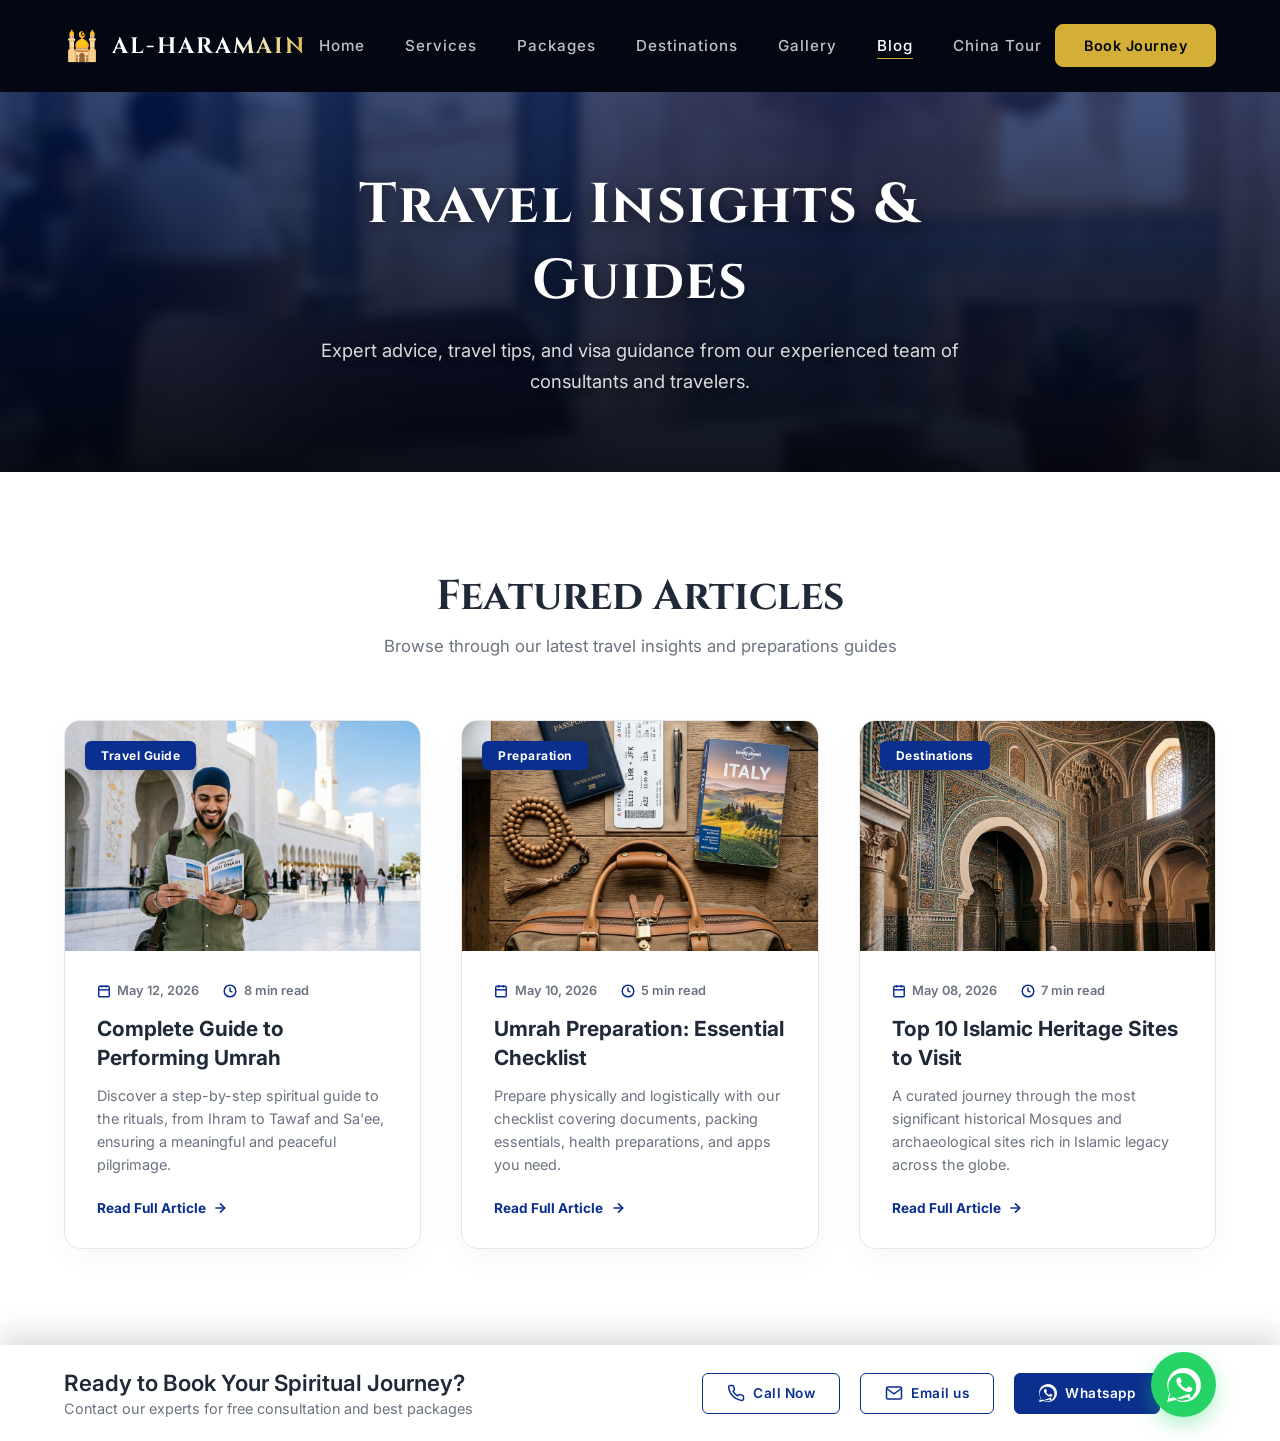
<file: blog.html>
<!DOCTYPE html>
<html lang="en">
<head>
  <meta charset="UTF-8">
  <meta name="viewport" content="width=device-width, initial-scale=1.0">
  <title>Travel Insights & Guides Blog | Al-Haramain</title>
  <meta name="description" content="Expert advice, travel tips, and visa guidance from our experienced team of consultants and travelers.">
  <!-- Google Fonts -->
  <link rel="preconnect" href="https://fonts.googleapis.com">
  <link rel="preconnect" href="https://fonts.gstatic.com" crossorigin>
  <link href="https://fonts.googleapis.com/css2?family=Cinzel:wght@400;600;700&family=Inter:wght@300;400;500;600&display=swap" rel="stylesheet">
  <!-- Custom Stylesheet -->
  <link rel="stylesheet" href="assets/css/styles.css?v=3">
</head>
<body>

  <!-- ========================================== -->
  <!--               MAIN CONTENT                 -->
  <!-- ========================================== -->
  <div id="main-content" class="hidden">
    
    <!-- Navigation Header -->
    <header class="main-header animate-fade-in">
      <div class="logo">
        <span class="logo-icon">🕌</span>
        <span class="logo-text">AL-HARAMAIN</span>
      </div>
      <nav class="nav-menu">
        <a href="index.html">Home</a>
        <a href="services.html">Services</a>
        <a href="packages.html">Packages</a>
        <a href="destinations.html">Destinations</a>
        <a href="gallery.html">Gallery</a>
        <a href="blog.html" class="active">Blog</a>
        <a href="china-tour.html">China Tour</a>
      </nav>
      <div class="header-cta">
        <a href="packages.html" class="btn btn-primary-gold">Book Journey</a>
      </div>
    </header>

    <!-- Blog Header Banner -->
    <section class="page-banner-section animate-slide-up-1">
      <div class="banner-bg-wrapper">
        <img src="assets/images/blog-bg.jpg" alt="Blog Background" class="banner-bg-image" onerror="this.src='assets/images/food planting.jpg'">
        <div class="banner-bg-overlay"></div>
      </div>
      <div class="banner-content">
        <h1 class="banner-title">Travel Insights & Guides</h1>
        <p class="banner-description">Expert advice, travel tips, and visa guidance from our experienced team of consultants and travelers.</p>
      </div>
    </section>

    <!-- Blog Grid Section -->
    <section class="blog-grid-section">
      <div class="blog-container">
        
        <div class="destinations-header-block animate-slide-up-2">
          <h2 class="destinations-main-title">Featured Articles</h2>
          <p class="destinations-subtitle">Browse through our latest travel insights and preparations guides</p>
        </div>

        <div class="blog-grid">
          
          <!-- Card 1 -->
          <div class="blog-card animate-slide-up-3">
            <div class="blog-image-wrapper">
              <img src="assets/images/blog-guide.jpg" alt="Umrah Pilgrims Guide" class="blog-image" onerror="this.src='assets/images/food planting.jpg'">
              <span class="blog-category-badge">Travel Guide</span>
            </div>
            <div class="blog-card-content">
              <div class="blog-meta">
                <div class="blog-meta-item">
                  <svg class="blog-meta-icon" viewBox="0 0 24 24" fill="none" stroke="currentColor" stroke-width="2.5">
                    <rect x="3" y="4" width="18" height="18" rx="2" ry="2"></rect>
                    <line x1="16" y1="2" x2="16" y2="6"></line>
                    <line x1="8" y1="2" x2="8" y2="6"></line>
                    <line x1="3" y1="10" x2="21" y2="10"></line>
                  </svg>
                  May 12, 2026
                </div>
                <div class="blog-meta-item">
                  <svg class="blog-meta-icon" viewBox="0 0 24 24" fill="none" stroke="currentColor" stroke-width="2.5">
                    <circle cx="12" cy="12" r="10"></circle>
                    <polyline points="12 6 12 12 16 14"></polyline>
                  </svg>
                  8 min read
                </div>
              </div>
              <h3 class="blog-title">Complete Guide to Performing Umrah</h3>
              <p class="blog-excerpt">Discover a step-by-step spiritual guide to the rituals, from Ihram to Tawaf and Sa'ee, ensuring a meaningful and peaceful pilgrimage.</p>
              <a href="#" class="blog-readmore">
                Read Full Article
                <svg viewBox="0 0 24 24" fill="none" stroke="currentColor" stroke-width="2.5">
                  <line x1="5" y1="12" x2="19" y2="12"></line>
                  <polyline points="12 5 19 12 12 19"></polyline>
                </svg>
              </a>
            </div>
          </div>

          <!-- Card 2 -->
          <div class="blog-card animate-slide-up-4">
            <div class="blog-image-wrapper">
              <img src="assets/images/blog-prep.jpg" alt="Umrah Preparation Checklist" class="blog-image" onerror="this.src='assets/images/food planting.jpg'">
              <span class="blog-category-badge">Preparation</span>
            </div>
            <div class="blog-card-content">
              <div class="blog-meta">
                <div class="blog-meta-item">
                  <svg class="blog-meta-icon" viewBox="0 0 24 24" fill="none" stroke="currentColor" stroke-width="2.5">
                    <rect x="3" y="4" width="18" height="18" rx="2" ry="2"></rect>
                    <line x1="16" y1="2" x2="16" y2="6"></line>
                    <line x1="8" y1="2" x2="8" y2="6"></line>
                    <line x1="3" y1="10" x2="21" y2="10"></line>
                  </svg>
                  May 10, 2026
                </div>
                <div class="blog-meta-item">
                  <svg class="blog-meta-icon" viewBox="0 0 24 24" fill="none" stroke="currentColor" stroke-width="2.5">
                    <circle cx="12" cy="12" r="10"></circle>
                    <polyline points="12 6 12 12 16 14"></polyline>
                  </svg>
                  5 min read
                </div>
              </div>
              <h3 class="blog-title">Umrah Preparation: Essential Checklist</h3>
              <p class="blog-excerpt">Prepare physically and logistically with our checklist covering documents, packing essentials, health preparations, and apps you need.</p>
              <a href="#" class="blog-readmore">
                Read Full Article
                <svg viewBox="0 0 24 24" fill="none" stroke="currentColor" stroke-width="2.5">
                  <line x1="5" y1="12" x2="19" y2="12"></line>
                  <polyline points="12 5 19 12 12 19"></polyline>
                </svg>
              </a>
            </div>
          </div>

          <!-- Card 3 -->
          <div class="blog-card animate-slide-up-5">
            <div class="blog-image-wrapper">
              <img src="assets/images/blog-heritage.jpg" alt="Islamic Heritage Dome interior" class="blog-image" onerror="this.src='assets/images/food planting.jpg'">
              <span class="blog-category-badge">Destinations</span>
            </div>
            <div class="blog-card-content">
              <div class="blog-meta">
                <div class="blog-meta-item">
                  <svg class="blog-meta-icon" viewBox="0 0 24 24" fill="none" stroke="currentColor" stroke-width="2.5">
                    <rect x="3" y="4" width="18" height="18" rx="2" ry="2"></rect>
                    <line x1="16" y1="2" x2="16" y2="6"></line>
                    <line x1="8" y1="2" x2="8" y2="6"></line>
                    <line x1="3" y1="10" x2="21" y2="10"></line>
                  </svg>
                  May 08, 2026
                </div>
                <div class="blog-meta-item">
                  <svg class="blog-meta-icon" viewBox="0 0 24 24" fill="none" stroke="currentColor" stroke-width="2.5">
                    <circle cx="12" cy="12" r="10"></circle>
                    <polyline points="12 6 12 12 16 14"></polyline>
                  </svg>
                  7 min read
                </div>
              </div>
              <h3 class="blog-title">Top 10 Islamic Heritage Sites to Visit</h3>
              <p class="blog-excerpt">A curated journey through the most significant historical Mosques and archaeological sites rich in Islamic legacy across the globe.</p>
              <a href="#" class="blog-readmore">
                Read Full Article
                <svg viewBox="0 0 24 24" fill="none" stroke="currentColor" stroke-width="2.5">
                  <line x1="5" y1="12" x2="19" y2="12"></line>
                  <polyline points="12 5 19 12 12 19"></polyline>
                </svg>
              </a>
            </div>
          </div>

        </div>
      </div>
    </section>

    <!-- Bottom Action Bar -->
    <footer class="bottom-action-bar animate-slide-up-5" style="border-radius: 0;">
      <div class="bottom-bar-container">
        <div class="booking-text">
          <h2>Ready to Book Your Spiritual Journey?</h2>
          <p>Contact our experts for free consultation and best packages</p>
        </div>
        <div class="booking-actions">
          <a href="tel:+123456789" class="btn btn-outline-light">
            <svg class="btn-icon" viewBox="0 0 24 24" fill="none" stroke="currentColor" stroke-width="2">
              <path d="M22 16.92v3a2 2 0 0 1-2.18 2 19.79 19.79 0 0 1-8.63-3.07 19.5 19.5 0 0 1-6-6 19.79 19.79 0 0 1-3.07-8.67A2 2 0 0 1 4.11 2h3a2 2 0 0 1 2 1.72 12.84 12.84 0 0 0 .7 2.81 2 2 0 0 1-.45 2.11L8.09 9.91a16 16 0 0 0 6 6l1.27-1.27a2 2 0 0 1 2.11-.45 12.84 12.84 0 0 0 2.81.7A2 2 0 0 1 22 16.92z"/>
            </svg>
            Call Now
          </a>
          <a href="mailto:info@alharamain.com" class="btn btn-outline-light">
            <svg class="btn-icon" viewBox="0 0 24 24" fill="none" stroke="currentColor" stroke-width="2">
              <path d="M4 4h16c1.1 0 2 .9 2 2v12c0 1.1-.9 2-2 2H4c-1.1 0-2-.9-2-2V6c0-1.1.9-2 2-2z"/>
              <polyline points="22,6 12,13 2,6"/>
            </svg>
            Email us
          </a>
          <a href="https://wa.me/1234567890" target="_blank" class="btn btn-whatsapp-solid">
            <svg class="btn-icon" viewBox="0 0 24 24" fill="currentColor">
              <path d="M.057 24l1.687-6.163c-1.041-1.804-1.588-3.849-1.587-5.946C.06 5.348 5.397.01 12.008.01c3.202.001 6.212 1.246 8.477 3.514 2.266 2.268 3.507 5.28 3.505 8.484-.004 6.657-5.34 11.997-11.953 11.997-2.005-.001-3.973-.502-5.724-1.458L0 24zm5.835-2.295c1.644.976 3.256 1.486 4.887 1.487 5.422.003 9.822-4.394 9.825-9.813.002-2.624-1.011-5.09-2.855-6.937C15.86 4.6 13.393 3.59 10.77 3.59c-5.429 0-9.832 4.399-9.835 9.819-.001 1.77.475 3.428 1.378 4.908L1.332 21.5l3.414-.895c1.4.764 2.802 1.1 4.3 1.1s2.9-.3 4.3-1.1l3.4.9-.9-3.4zm11.391-7.713c-.276-.139-1.637-.808-1.89-.9-.253-.093-.437-.139-.621.139-.184.277-.713.9-.874 1.085-.161.184-.322.208-.598.069-.276-.139-1.168-.43-2.223-1.372-.821-.733-1.375-1.638-1.536-1.915-.161-.277-.017-.427.121-.565.124-.124.276-.322.414-.484.139-.161.185-.277.276-.462.093-.185.047-.347-.023-.485-.069-.139-.621-1.498-.851-2.053-.224-.54-.449-.467-.621-.476-.161-.008-.346-.01-.53-.01-.184 0-.484.069-.737.347-.253.277-.966.944-.966 2.3 0 1.357.99 2.67 1.128 2.855.139.184 1.95 2.977 4.723 4.175.66.284 1.176.454 1.579.582.664.211 1.269.182 1.748.11.534-.08 1.637-.67 1.868-1.285.23-.615.23-1.144.161-1.255-.07-.111-.253-.208-.529-.347z"/>
            </svg>
            Whatsapp
          </a>
        </div>
      </div>
    </footer>

    <!-- Floating WhatsApp Button -->
    <a href="https://wa.me/1234567890" target="_blank" class="floating-whatsapp" aria-label="Chat with us on WhatsApp">
      <svg viewBox="0 0 24 24" fill="currentColor">
        <path d="M.057 24l1.687-6.163c-1.041-1.804-1.588-3.849-1.587-5.946C.06 5.348 5.397.01 12.008.01c3.202.001 6.212 1.246 8.477 3.514 2.266 2.268 3.507 5.28 3.505 8.484-.004 6.657-5.34 11.997-11.953 11.997-2.005-.001-3.973-.502-5.724-1.458L0 24zm5.835-2.295c1.644.976 3.256 1.486 4.887 1.487 5.422.003 9.822-4.394 9.825-9.813.002-2.624-1.011-5.09-2.855-6.937C15.86 4.6 13.393 3.59 10.77 3.59c-5.429 0-9.832 4.399-9.835 9.819-.001 1.77.475 3.428 1.378 4.908L1.332 21.5l3.414-.895c1.4.764 2.802 1.1 4.3 1.1s2.9-.3 4.3-1.1l3.4.9-.9-3.4zm11.391-7.713c-.276-.139-1.637-.808-1.89-.9-.253-.093-.437-.139-.621.139-.184.277-.713.9-.874 1.085-.161.184-.322.208-.598.069-.276-.139-1.168-.43-2.223-1.372-.821-.733-1.375-1.638-1.536-1.915-.161-.277-.017-.427.121-.565.124-.124.276-.322.414-.484.139-.161.185-.277.276-.462.093-.185.047-.347-.023-.485-.069-.139-.621-1.498-.851-2.053-.224-.54-.449-.467-.621-.476-.161-.008-.346-.01-.53-.01-.184 0-.484.069-.737.347-.253.277-.966.944-.966 2.3 0 1.357.99 2.67 1.128 2.855.139.184 1.95 2.977 4.723 4.175.66.284 1.176.454 1.579.582.664.211 1.269.182 1.748.11.534-.08 1.637-.67 1.868-1.285.23-.615.23-1.144.161-1.255-.07-.111-.253-.208-.529-.347z"/>
      </svg>
    </a>

  </div>

  <script src="assets/js/app.js"></script>
</body>
</html>
</file>
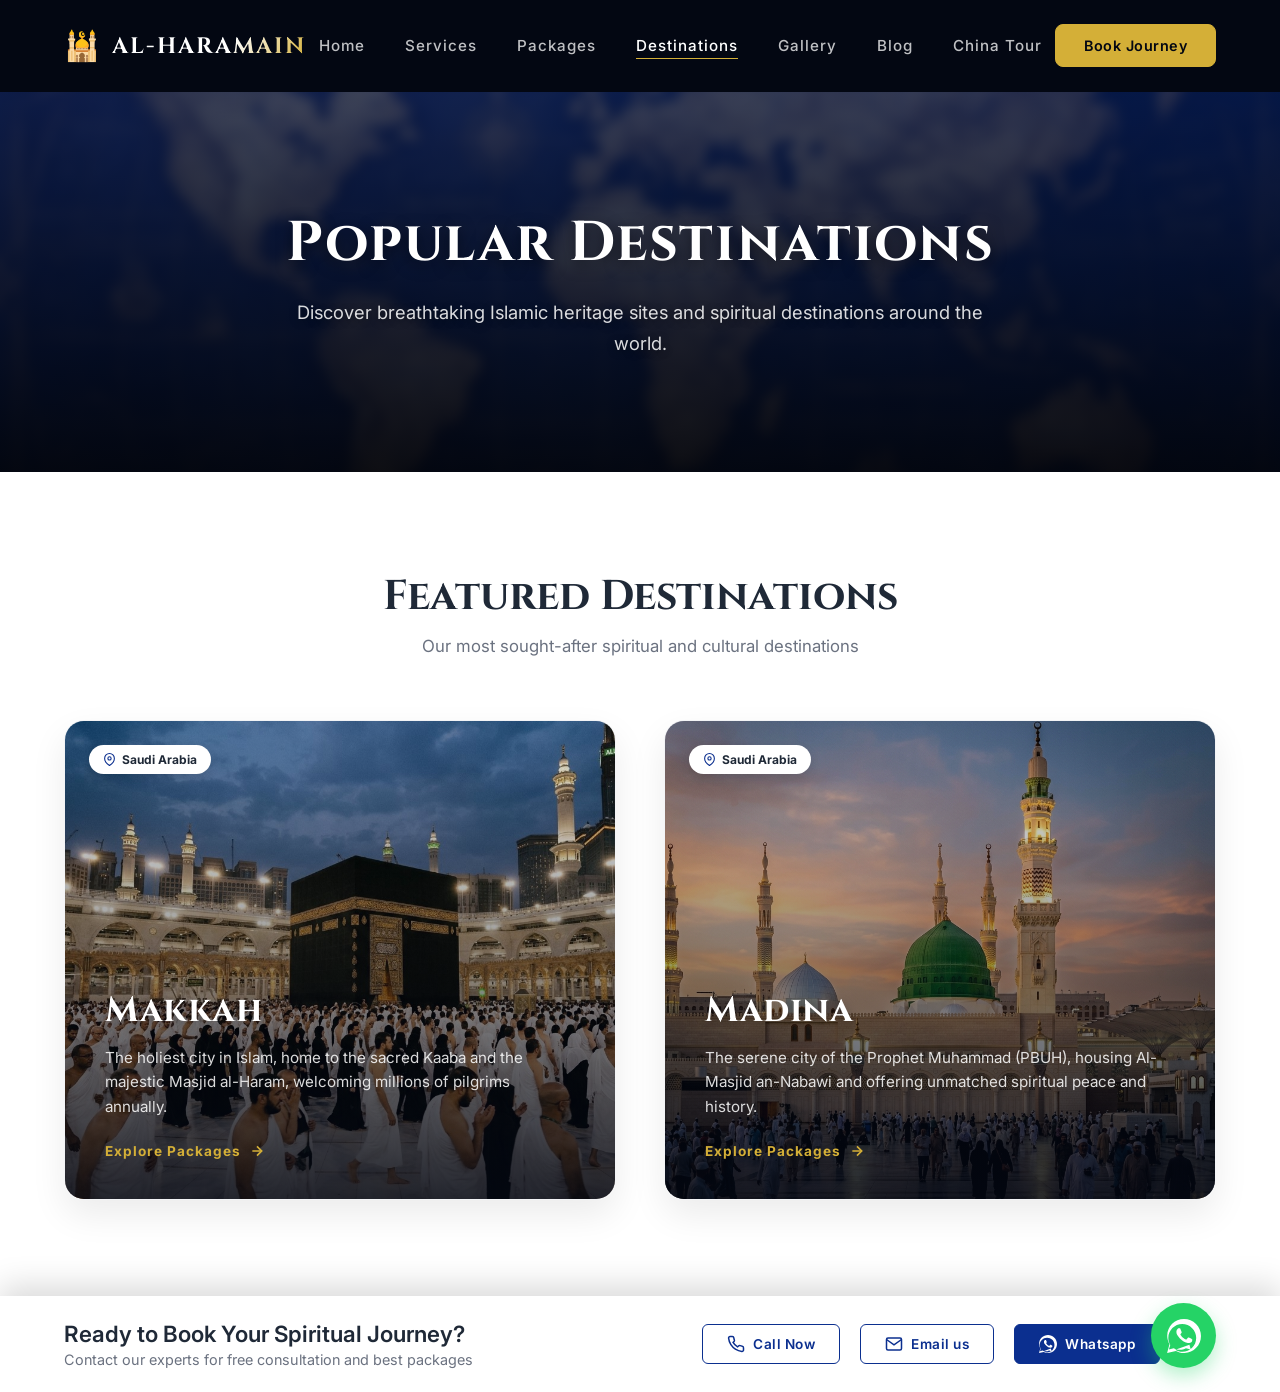
<file: destinations.html>
<!DOCTYPE html>
<html lang="en">
<head>
  <meta charset="UTF-8">
  <meta name="viewport" content="width=device-width, initial-scale=1.0">
  <title>Spiritual Destinations | Al-Haramain</title>
  <meta name="description" content="Discover breathtaking Islamic heritage sites and spiritual destinations around the world.">
  <!-- Google Fonts -->
  <link rel="preconnect" href="https://fonts.googleapis.com">
  <link rel="preconnect" href="https://fonts.gstatic.com" crossorigin>
  <link href="https://fonts.googleapis.com/css2?family=Cinzel:wght@400;600;700&family=Inter:wght@300;400;500;600&display=swap" rel="stylesheet">
  <!-- Custom Stylesheet -->
  <link rel="stylesheet" href="assets/css/styles.css?v=3">
</head>
<body>

  <!-- ========================================== -->
  <!--               MAIN CONTENT                 -->
  <!-- ========================================== -->
  <div id="main-content" class="hidden">
    
    <!-- Navigation Header -->
    <header class="main-header animate-fade-in">
      <div class="logo">
        <span class="logo-icon">🕌</span>
        <span class="logo-text">AL-HARAMAIN</span>
      </div>
      <nav class="nav-menu">
        <a href="index.html">Home</a>
        <a href="services.html">Services</a>
        <a href="packages.html">Packages</a>
        <a href="destinations.html" class="active">Destinations</a>
        <a href="gallery.html">Gallery</a>
        <a href="blog.html">Blog</a>
        <a href="china-tour.html">China Tour</a>
      </nav>
      <div class="header-cta">
        <a href="packages.html" class="btn btn-primary-gold">Book Journey</a>
      </div>
    </header>

    <!-- Destinations Header Banner -->
    <section class="page-banner-section animate-slide-up-1">
      <div class="banner-bg-wrapper">
        <img src="assets/images/destinations-bg.jpg" alt="Destinations Background" class="banner-bg-image" onerror="this.src='assets/images/food planting.jpg'">
        <div class="banner-bg-overlay"></div>
      </div>
      <div class="banner-content">
        <h1 class="banner-title">Popular Destinations</h1>
        <p class="banner-description">Discover breathtaking Islamic heritage sites and spiritual destinations around the world.</p>
      </div>
    </section>

    <!-- Destinations Grid Section -->
    <section class="destinations-grid-section">
      <div class="destinations-container">
        
        <div class="destinations-header-block animate-slide-up-2">
          <h2 class="destinations-main-title">Featured Destinations</h2>
          <p class="destinations-subtitle">Our most sought-after spiritual and cultural destinations</p>
        </div>

        <div class="destinations-grid">
          
          <!-- Destination 1: Makkah -->
          <div class="destination-card animate-slide-up-3">
            <div class="destination-card-image-wrapper">
              <img src="assets/images/makkah-dest.jpg" alt="Makkah Holy Kaaba" class="destination-card-image" onerror="this.src='assets/images/food planting.jpg'">
              <span class="destination-location-badge">
                <svg viewBox="0 0 24 24" fill="none" stroke="currentColor" stroke-width="2">
                  <path d="M21 10c0 7-9 13-9 13s-9-6-9-13a9 9 0 0 1 18 0z" />
                  <circle cx="12" cy="10" r="3" />
                </svg>
                Saudi Arabia
              </span>
              <div class="destination-card-overlay">
                <h3 class="destination-card-title">Makkah</h3>
                <p class="destination-card-desc">The holiest city in Islam, home to the sacred Kaaba and the majestic Masjid al-Haram, welcoming millions of pilgrims annually.</p>
                <a href="packages.html" class="destination-card-btn">
                  Explore Packages
                  <svg viewBox="0 0 24 24" fill="none" stroke="currentColor" stroke-width="2.5">
                    <line x1="5" y1="12" x2="19" y2="12"></line>
                    <polyline points="12 5 19 12 12 19"></polyline>
                  </svg>
                </a>
              </div>
            </div>
          </div>

          <!-- Destination 2: Madina -->
          <div class="destination-card animate-slide-up-4">
            <div class="destination-card-image-wrapper">
              <img src="assets/images/madinah-dest.jpg" alt="Madina Al-Masjid an-Nabawi" class="destination-card-image" onerror="this.src='assets/images/food planting.jpg'">
              <span class="destination-location-badge">
                <svg viewBox="0 0 24 24" fill="none" stroke="currentColor" stroke-width="2">
                  <path d="M21 10c0 7-9 13-9 13s-9-6-9-13a9 9 0 0 1 18 0z" />
                  <circle cx="12" cy="10" r="3" />
                </svg>
                Saudi Arabia
              </span>
              <div class="destination-card-overlay">
                <h3 class="destination-card-title">Madina</h3>
                <p class="destination-card-desc">The serene city of the Prophet Muhammad (PBUH), housing Al-Masjid an-Nabawi and offering unmatched spiritual peace and history.</p>
                <a href="packages.html" class="destination-card-btn">
                  Explore Packages
                  <svg viewBox="0 0 24 24" fill="none" stroke="currentColor" stroke-width="2.5">
                    <line x1="5" y1="12" x2="19" y2="12"></line>
                    <polyline points="12 5 19 12 12 19"></polyline>
                  </svg>
                </a>
              </div>
            </div>
          </div>

        </div>
      </div>
    </section>

    <!-- Bottom Action Bar -->
    <footer class="bottom-action-bar animate-slide-up-5" style="border-radius: 0;">
      <div class="bottom-bar-container">
        <div class="booking-text">
          <h2>Ready to Book Your Spiritual Journey?</h2>
          <p>Contact our experts for free consultation and best packages</p>
        </div>
        <div class="booking-actions">
          <a href="tel:+123456789" class="btn btn-outline-light">
            <svg class="btn-icon" viewBox="0 0 24 24" fill="none" stroke="currentColor" stroke-width="2">
              <path d="M22 16.92v3a2 2 0 0 1-2.18 2 19.79 19.79 0 0 1-8.63-3.07 19.5 19.5 0 0 1-6-6 19.79 19.79 0 0 1-3.07-8.67A2 2 0 0 1 4.11 2h3a2 2 0 0 1 2 1.72 12.84 12.84 0 0 0 .7 2.81 2 2 0 0 1-.45 2.11L8.09 9.91a16 16 0 0 0 6 6l1.27-1.27a2 2 0 0 1 2.11-.45 12.84 12.84 0 0 0 2.81.7A2 2 0 0 1 22 16.92z"/>
            </svg>
            Call Now
          </a>
          <a href="mailto:info@alharamain.com" class="btn btn-outline-light">
            <svg class="btn-icon" viewBox="0 0 24 24" fill="none" stroke="currentColor" stroke-width="2">
              <path d="M4 4h16c1.1 0 2 .9 2 2v12c0 1.1-.9 2-2 2H4c-1.1 0-2-.9-2-2V6c0-1.1.9-2 2-2z"/>
              <polyline points="22,6 12,13 2,6"/>
            </svg>
            Email us
          </a>
          <a href="https://wa.me/1234567890" target="_blank" class="btn btn-whatsapp-solid">
            <svg class="btn-icon" viewBox="0 0 24 24" fill="currentColor">
              <path d="M.057 24l1.687-6.163c-1.041-1.804-1.588-3.849-1.587-5.946C.06 5.348 5.397.01 12.008.01c3.202.001 6.212 1.246 8.477 3.514 2.266 2.268 3.507 5.28 3.505 8.484-.004 6.657-5.34 11.997-11.953 11.997-2.005-.001-3.973-.502-5.724-1.458L0 24zm5.835-2.295c1.644.976 3.256 1.486 4.887 1.487 5.422.003 9.822-4.394 9.825-9.813.002-2.624-1.011-5.09-2.855-6.937C15.86 4.6 13.393 3.59 10.77 3.59c-5.429 0-9.832 4.399-9.835 9.819-.001 1.77.475 3.428 1.378 4.908L1.332 21.5l3.414-.895c1.4.764 2.802 1.1 4.3 1.1s2.9-.3 4.3-1.1l3.4.9-.9-3.4zm11.391-7.713c-.276-.139-1.637-.808-1.89-.9-.253-.093-.437-.139-.621.139-.184.277-.713.9-.874 1.085-.161.184-.322.208-.598.069-.276-.139-1.168-.43-2.223-1.372-.821-.733-1.375-1.638-1.536-1.915-.161-.277-.017-.427.121-.565.124-.124.276-.322.414-.484.139-.161.185-.277.276-.462.093-.185.047-.347-.023-.485-.069-.139-.621-1.498-.851-2.053-.224-.54-.449-.467-.621-.476-.161-.008-.346-.01-.53-.01-.184 0-.484.069-.737.347-.253.277-.966.944-.966 2.3 0 1.357.99 2.67 1.128 2.855.139.184 1.95 2.977 4.723 4.175.66.284 1.176.454 1.579.582.664.211 1.269.182 1.748.11.534-.08 1.637-.67 1.868-1.285.23-.615.23-1.144.161-1.255-.07-.111-.253-.208-.529-.347z"/>
            </svg>
            Whatsapp
          </a>
        </div>
      </div>
    </footer>

    <!-- Floating WhatsApp Button -->
    <a href="https://wa.me/1234567890" target="_blank" class="floating-whatsapp" aria-label="Chat with us on WhatsApp">
      <svg viewBox="0 0 24 24" fill="currentColor">
        <path d="M.057 24l1.687-6.163c-1.041-1.804-1.588-3.849-1.587-5.946C.06 5.348 5.397.01 12.008.01c3.202.001 6.212 1.246 8.477 3.514 2.266 2.268 3.507 5.28 3.505 8.484-.004 6.657-5.34 11.997-11.953 11.997-2.005-.001-3.973-.502-5.724-1.458L0 24zm5.835-2.295c1.644.976 3.256 1.486 4.887 1.487 5.422.003 9.822-4.394 9.825-9.813.002-2.624-1.011-5.09-2.855-6.937C15.86 4.6 13.393 3.59 10.77 3.59c-5.429 0-9.832 4.399-9.835 9.819-.001 1.77.475 3.428 1.378 4.908L1.332 21.5l3.414-.895c1.4.764 2.802 1.1 4.3 1.1s2.9-.3 4.3-1.1l3.4.9-.9-3.4zm11.391-7.713c-.276-.139-1.637-.808-1.89-.9-.253-.093-.437-.139-.621.139-.184.277-.713.9-.874 1.085-.161.184-.322.208-.598.069-.276-.139-1.168-.43-2.223-1.372-.821-.733-1.375-1.638-1.536-1.915-.161-.277-.017-.427.121-.565.124-.124.276-.322.414-.484.139-.161.185-.277.276-.462.093-.185.047-.347-.023-.485-.069-.139-.621-1.498-.851-2.053-.224-.54-.449-.467-.621-.476-.161-.008-.346-.01-.53-.01-.184 0-.484.069-.737.347-.253.277-.966.944-.966 2.3 0 1.357.99 2.67 1.128 2.855.139.184 1.95 2.977 4.723 4.175.66.284 1.176.454 1.579.582.664.211 1.269.182 1.748.11.534-.08 1.637-.67 1.868-1.285.23-.615.23-1.144.161-1.255-.07-.111-.253-.208-.529-.347z"/>
      </svg>
    </a>

  </div>

  <script src="assets/js/app.js"></script>
</body>
</html>
</file>
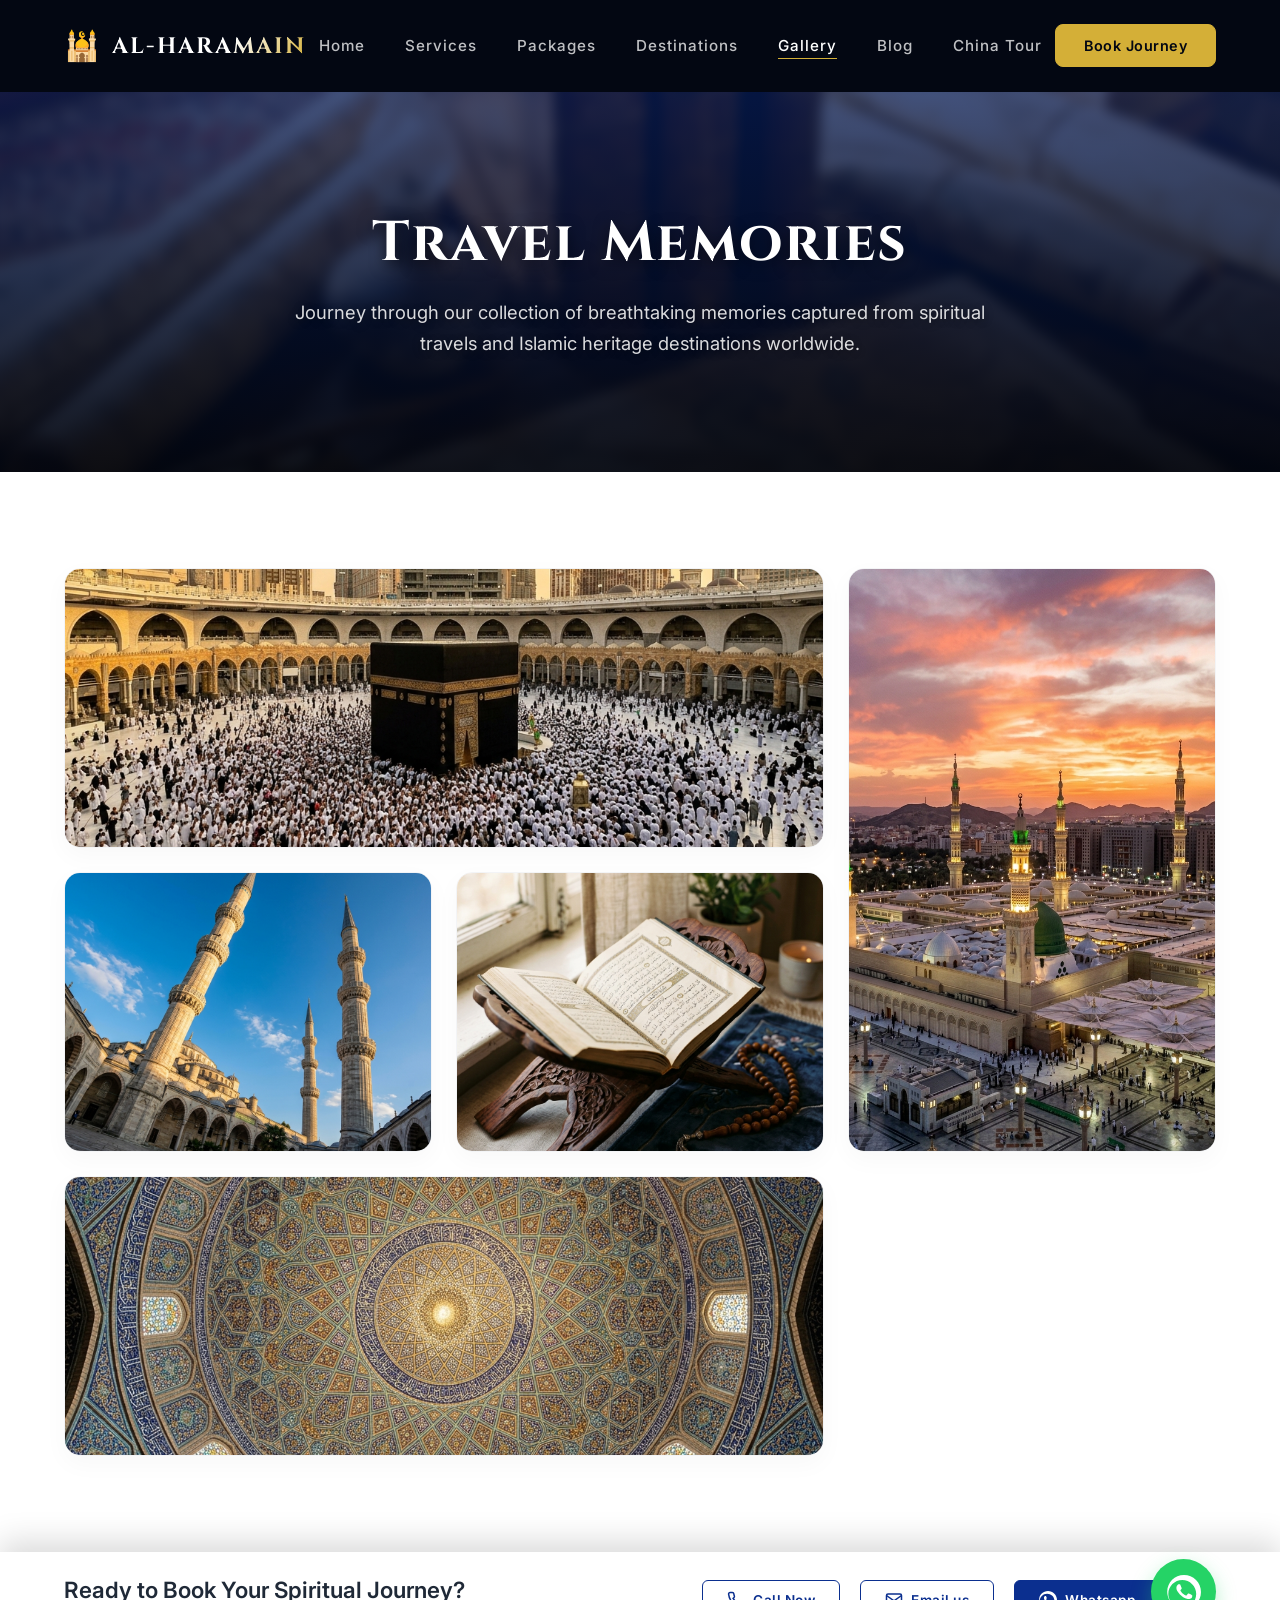
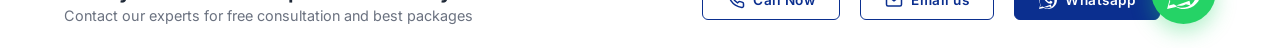
<file: gallery.html>
<!DOCTYPE html>
<html lang="en">
<head>
  <meta charset="UTF-8">
  <meta name="viewport" content="width=device-width, initial-scale=1.0">
  <title>Travel Memories Gallery | Al-Haramain</title>
  <meta name="description" content="Journey through our collection of breathtaking memories captured from spiritual travels and Islamic heritage destinations worldwide.">
  <!-- Google Fonts -->
  <link rel="preconnect" href="https://fonts.googleapis.com">
  <link rel="preconnect" href="https://fonts.gstatic.com" crossorigin>
  <link href="https://fonts.googleapis.com/css2?family=Cinzel:wght@400;600;700&family=Inter:wght@300;400;500;600&display=swap" rel="stylesheet">
  <!-- Custom Stylesheet -->
  <link rel="stylesheet" href="assets/css/styles.css?v=3">
</head>
<body>

  <!-- ========================================== -->
  <!--               MAIN CONTENT                 -->
  <!-- ========================================== -->
  <div id="main-content" class="hidden">
    
    <!-- Navigation Header -->
    <header class="main-header animate-fade-in">
      <div class="logo">
        <span class="logo-icon">🕌</span>
        <span class="logo-text">AL-HARAMAIN</span>
      </div>
      <nav class="nav-menu">
        <a href="index.html">Home</a>
        <a href="services.html">Services</a>
        <a href="packages.html">Packages</a>
        <a href="destinations.html">Destinations</a>
        <a href="gallery.html" class="active">Gallery</a>
        <a href="blog.html">Blog</a>
        <a href="china-tour.html">China Tour</a>
      </nav>
      <div class="header-cta">
        <a href="packages.html" class="btn btn-primary-gold">Book Journey</a>
      </div>
    </header>

    <!-- Gallery Header Banner -->
    <section class="page-banner-section animate-slide-up-1">
      <div class="banner-bg-wrapper">
        <img src="assets/images/gallery-bg.jpg" alt="Gallery Background" class="banner-bg-image" onerror="this.src='assets/images/food planting.jpg'">
        <div class="banner-bg-overlay"></div>
      </div>
      <div class="banner-content">
        <h1 class="banner-title">Travel Memories</h1>
        <p class="banner-description">Journey through our collection of breathtaking memories captured from spiritual travels and Islamic heritage destinations worldwide.</p>
      </div>
    </section>

    <!-- Gallery Grid Section -->
    <section class="gallery-grid-section">
      <div class="gallery-container">
        <div class="gallery-grid">
          
          <!-- Item 1: Kaaba (Wide) -->
          <div class="gallery-item span-2-col animate-slide-up-2">
            <div class="gallery-image-wrapper">
              <img src="assets/images/gallery-kaaba.jpg" alt="Holy Kaaba Makkah" class="gallery-image" onerror="this.src='assets/images/food planting.jpg'">
              <div class="gallery-item-overlay">
                <span class="gallery-item-category">Makkah</span>
                <h3 class="gallery-item-title">The Holy Kaaba</h3>
              </div>
            </div>
          </div>

          <!-- Item 2: Madina (Tall) -->
          <div class="gallery-item span-2-row animate-slide-up-3">
            <div class="gallery-image-wrapper">
              <img src="assets/images/gallery-madina.jpg" alt="Green Dome Prophet's Mosque" class="gallery-image" onerror="this.src='assets/images/food planting.jpg'">
              <div class="gallery-item-overlay">
                <span class="gallery-item-category">Madina</span>
                <h3 class="gallery-item-title">The Prophet's Mosque</h3>
              </div>
            </div>
          </div>

          <!-- Item 3: Minarets -->
          <div class="gallery-item animate-slide-up-4">
            <div class="gallery-image-wrapper">
              <img src="assets/images/gallery-minarets.jpg" alt="Majestic Minarets" class="gallery-image" onerror="this.src='assets/images/food planting.jpg'">
              <div class="gallery-item-overlay">
                <span class="gallery-item-category">Architecture</span>
                <h3 class="gallery-item-title">Towering Minarets</h3>
              </div>
            </div>
          </div>

          <!-- Item 4: Quran/Prayer -->
          <div class="gallery-item animate-slide-up-5">
            <div class="gallery-image-wrapper">
              <img src="assets/images/gallery-quran.jpg" alt="Holy Quran and Rosary" class="gallery-image" onerror="this.src='assets/images/food planting.jpg'">
              <div class="gallery-item-overlay">
                <span class="gallery-item-category">Spiritual</span>
                <h3 class="gallery-item-title">Moments of Devotion</h3>
              </div>
            </div>
          </div>

          <!-- Item 5: Dome Detail -->
          <div class="gallery-item span-2-col animate-slide-up-4">
            <div class="gallery-image-wrapper">
              <img src="assets/images/gallery-dome.jpg" alt="Islamic Dome Mosaic" class="gallery-image" onerror="this.src='assets/images/food planting.jpg'">
              <div class="gallery-item-overlay">
                <span class="gallery-item-category">Heritage</span>
                <h3 class="gallery-item-title">Intricate Mosaic Dome</h3>
              </div>
            </div>
          </div>

        </div>
      </div>
    </section>

    <!-- Bottom Action Bar -->
    <footer class="bottom-action-bar animate-slide-up-5" style="border-radius: 0;">
      <div class="bottom-bar-container">
        <div class="booking-text">
          <h2>Ready to Book Your Spiritual Journey?</h2>
          <p>Contact our experts for free consultation and best packages</p>
        </div>
        <div class="booking-actions">
          <a href="tel:+123456789" class="btn btn-outline-light">
            <svg class="btn-icon" viewBox="0 0 24 24" fill="none" stroke="currentColor" stroke-width="2">
              <path d="M22 16.92v3a2 2 0 0 1-2.18 2 19.79 19.79 0 0 1-8.63-3.07 19.5 19.5 0 0 1-6-6 19.79 19.79 0 0 1-3.07-8.67A2 2 0 0 1 4.11 2h3a2 2 0 0 1 2 1.72 12.84 12.84 0 0 0 .7 2.81 2 2 0 0 1-.45 2.11L8.09 9.91a16 16 0 0 0 6 6l1.27-1.27a2 2 0 0 1 2.11-.45 12.84 12.84 0 0 0 2.81.7A2 2 0 0 1 22 16.92z"/>
            </svg>
            Call Now
          </a>
          <a href="mailto:info@alharamain.com" class="btn btn-outline-light">
            <svg class="btn-icon" viewBox="0 0 24 24" fill="none" stroke="currentColor" stroke-width="2">
              <path d="M4 4h16c1.1 0 2 .9 2 2v12c0 1.1-.9 2-2 2H4c-1.1 0-2-.9-2-2V6c0-1.1.9-2 2-2z"/>
              <polyline points="22,6 12,13 2,6"/>
            </svg>
            Email us
          </a>
          <a href="https://wa.me/1234567890" target="_blank" class="btn btn-whatsapp-solid">
            <svg class="btn-icon" viewBox="0 0 24 24" fill="currentColor">
              <path d="M.057 24l1.687-6.163c-1.041-1.804-1.588-3.849-1.587-5.946C.06 5.348 5.397.01 12.008.01c3.202.001 6.212 1.246 8.477 3.514 2.266 2.268 3.507 5.28 3.505 8.484-.004 6.657-5.34 11.997-11.953 11.997-2.005-.001-3.973-.502-5.724-1.458L0 24zm5.835-2.295c1.644.976 3.256 1.486 4.887 1.487 5.422.003 9.822-4.394 9.825-9.813.002-2.624-1.011-5.09-2.855-6.937C15.86 4.6 13.393 3.59 10.77 3.59c-5.429 0-9.832 4.399-9.835 9.819-.001 1.77.475 3.428 1.378 4.908L1.332 21.5l3.414-.895c1.4.764 2.802 1.1 4.3 1.1s2.9-.3 4.3-1.1l3.4.9-.9-3.4zm11.391-7.713c-.276-.139-1.637-.808-1.89-.9-.253-.093-.437-.139-.621.139-.184.277-.713.9-.874 1.085-.161.184-.322.208-.598.069-.276-.139-1.168-.43-2.223-1.372-.821-.733-1.375-1.638-1.536-1.915-.161-.277-.017-.427.121-.565.124-.124.276-.322.414-.484.139-.161.185-.277.276-.462.093-.185.047-.347-.023-.485-.069-.139-.621-1.498-.851-2.053-.224-.54-.449-.467-.621-.476-.161-.008-.346-.01-.53-.01-.184 0-.484.069-.737.347-.253.277-.966.944-.966 2.3 0 1.357.99 2.67 1.128 2.855.139.184 1.95 2.977 4.723 4.175.66.284 1.176.454 1.579.582.664.211 1.269.182 1.748.11.534-.08 1.637-.67 1.868-1.285.23-.615.23-1.144.161-1.255-.07-.111-.253-.208-.529-.347z"/>
            </svg>
            Whatsapp
          </a>
        </div>
      </div>
    </footer>

    <!-- Floating WhatsApp Button -->
    <a href="https://wa.me/1234567890" target="_blank" class="floating-whatsapp" aria-label="Chat with us on WhatsApp">
      <svg viewBox="0 0 24 24" fill="currentColor">
        <path d="M.057 24l1.687-6.163c-1.041-1.804-1.588-3.849-1.587-5.946C.06 5.348 5.397.01 12.008.01c3.202.001 6.212 1.246 8.477 3.514 2.266 2.268 3.507 5.28 3.505 8.484-.004 6.657-5.34 11.997-11.953 11.997-2.005-.001-3.973-.502-5.724-1.458L0 24zm5.835-2.295c1.644.976 3.256 1.486 4.887 1.487 5.422.003 9.822-4.394 9.825-9.813.002-2.624-1.011-5.09-2.855-6.937C15.86 4.6 13.393 3.59 10.77 3.59c-5.429 0-9.832 4.399-9.835 9.819-.001 1.77.475 3.428 1.378 4.908L1.332 21.5l3.414-.895c1.4.764 2.802 1.1 4.3 1.1s2.9-.3 4.3-1.1l3.4.9-.9-3.4zm11.391-7.713c-.276-.139-1.637-.808-1.89-.9-.253-.093-.437-.139-.621.139-.184.277-.713.9-.874 1.085-.161.184-.322.208-.598.069-.276-.139-1.168-.43-2.223-1.372-.821-.733-1.375-1.638-1.536-1.915-.161-.277-.017-.427.121-.565.124-.124.276-.322.414-.484.139-.161.185-.277.276-.462.093-.185.047-.347-.023-.485-.069-.139-.621-1.498-.851-2.053-.224-.54-.449-.467-.621-.476-.161-.008-.346-.01-.53-.01-.184 0-.484.069-.737.347-.253.277-.966.944-.966 2.3 0 1.357.99 2.67 1.128 2.855.139.184 1.95 2.977 4.723 4.175.66.284 1.176.454 1.579.582.664.211 1.269.182 1.748.11.534-.08 1.637-.67 1.868-1.285.23-.615.23-1.144.161-1.255-.07-.111-.253-.208-.529-.347z"/>
      </svg>
    </a>

  </div>

  <script src="assets/js/app.js"></script>
</body>
</html>
</file>
<file: assets/css/styles.css>
/* ==========================================================================
   CSS VARIABLES & DESIGN TOKENS
   ========================================================================== */
:root {
  --primary-blue: #0b2f8f;
  --loader-blue: #0046c7;
  --accent-gold: #d4af37;
  --accent-gold-hover: #c5a85a;
  --text-dark: #1f2937;
  --text-muted: #6b7280;
  --text-light: #f9fafb;
  --white: #ffffff;
  
  --font-serif: 'Cinzel', Georgia, serif;
  --font-sans: 'Inter', system-ui, -apple-system, sans-serif;
  
  --transition-smooth: all 0.4s cubic-bezier(0.25, 0.8, 0.25, 1);
  --shadow-premium: 0 20px 40px rgba(0, 0, 0, 0.15);
  --glass-bg: rgba(255, 255, 255, 0.07);
  --glass-border: rgba(255, 255, 255, 0.12);
}

/* ==========================================================================
   RESET & GLOBAL STYLES
   ========================================================================== */
* {
  margin: 0;
  padding: 0;
  box-sizing: border-box;
}

html {
  scroll-behavior: smooth;
  font-size: 16px;
}

section[id] {
  scroll-margin-top: 90px;
}

body {
  font-family: var(--font-sans);
  color: var(--text-light);
  background-color: #030712;
  overflow-x: hidden;
  min-height: 100vh;
}

a {
  text-decoration: none;
  color: inherit;
}

/* ==========================================================================
   TAKEOFF LOADER STYLING
   ========================================================================== */
#loader-container {
  position: fixed;
  top: 0;
  left: 0;
  right: 0;
  bottom: 0;
  background-color: var(--loader-blue);
  z-index: 99999;
  display: flex;
  justify-content: center;
  align-items: center;
  overflow: hidden;
  transition: opacity 0.8s ease-in-out, visibility 0.8s, background-color 0.4s ease;
}

#loader-container.stage-4 {
  background-color: var(--white);
}

#loader-container.fade-out {
  opacity: 0;
  visibility: hidden;
  pointer-events: none;
}

.loader-content {
  position: relative;
  width: 100%;
  height: 100%;
  display: flex;
  justify-content: center;
  align-items: center;
  z-index: 5;
}

/* Airplane styling & animations */
.airplane-wrapper {
  position: absolute;
  top: 50%;
  left: 50%;
  transform: translate(-50%, -50%) translateY(35vh); /* Start directly at the bottom */
  width: 220px;
  height: 220px;
  display: flex;
  justify-content: center;
  align-items: center;
  transition: transform 1.8s cubic-bezier(0.25, 1, 0.5, 1), opacity 0.8s;
  z-index: 10;
}

.airplane-svg {
  width: 160px;
  height: 160px;
  filter: drop-shadow(0 4px 12px rgba(0, 0, 0, 0.35));
}

/* Airplane engine humming / vibrating effect */
#loader-container.stage-active .airplane-svg {
  animation: hum 0.15s infinite alternate;
}

@keyframes hum {
  0% { transform: translate(0, 0) scale(1); }
  100% { transform: translate(1px, 1px) scale(0.99); }
}

/* Rising curve wrapper & details */
.rising-curve-wrapper {
  position: absolute;
  top: 100vh; /* Start completely below viewport */
  left: 0;
  width: 100%;
  transform: translateY(0);
  z-index: 3;
  display: flex;
  flex-direction: column;
  transition: transform 1.8s cubic-bezier(0.25, 1, 0.5, 1);
}

.rising-curve-svg {
  width: 100%;
  height: 60vh;
  display: block;
  flex-shrink: 0;
}

.rising-curve-fill {
  width: 100%;
  height: 160vh; /* Solid white background follow-up */
  background: var(--white);
  margin-top: -2px; /* ensure overlap without thin lines showing */
  flex-shrink: 0;
}

/* LOADER TIMELINE STAGES (Applied via JS) */

/* Stage 1: Initial curve rises slightly, airplane sits on the peak */
#loader-container.stage-1 .rising-curve-wrapper {
  transform: translateY(-15vh);
}
#loader-container.stage-1 .airplane-wrapper {
  transform: translate(-50%, -50%) translateY(35vh);
}

/* Stage 2: Plane rises sitting on the peak */
#loader-container.stage-2 .rising-curve-wrapper {
  transform: translateY(-40vh);
}
#loader-container.stage-2 .airplane-wrapper {
  transform: translate(-50%, -50%) translateY(10vh);
}

/* Stage 3: Plane rises higher with the peak */
#loader-container.stage-3 .rising-curve-wrapper {
  transform: translateY(-75vh);
}
#loader-container.stage-3 .airplane-wrapper {
  transform: translate(-50%, -50%) translateY(-25vh);
}

/* Stage 4: Takeoff! Plane shoots off-screen, curve fully covers viewport */
#loader-container.stage-4 .rising-curve-wrapper {
  transform: translateY(-165vh);
  transition: transform 1.5s cubic-bezier(0.4, 0, 0.2, 1);
}
#loader-container.stage-4 .airplane-wrapper {
  transform: translate(-50%, -50%) translateY(-110vh) scale(0.7);
  opacity: 0;
  transition: transform 1.5s cubic-bezier(0.5, 0, 0.1, 1), opacity 0.8s;
}

/* ==========================================================================
   MAIN CONTENT STYLING (HERO SECTION)
   ========================================================================== */
#main-content {
  position: relative;
  min-height: 100vh;
  width: 100%;
  display: flex;
  flex-direction: column;
  justify-content: space-between;
  overflow: clip;
  opacity: 0;
  transition: opacity 1.2s cubic-bezier(0.25, 1, 0.5, 1);
}

#main-content.visible {
  opacity: 1;
}

/* Hero blurred background */
.hero-bg-wrapper {
  position: fixed;
  top: 0;
  left: 0;
  width: 100vw;
  height: 100vh;
  z-index: -10;
  overflow: hidden;
}

.hero-bg-image {
  width: 100%;
  height: 100%;
  object-fit: cover;
  /* Apply heavy blur matching reference layout */
  filter: blur(12px) brightness(0.65) contrast(1.05);
  transform: scale(1.08); /* offset boundary blur artifacts */
}

.hero-bg-overlay {
  position: absolute;
  top: 0;
  left: 0;
  width: 100%;
  height: 100%;
  background: linear-gradient(
    135deg,
    rgba(11, 47, 143, 0.35) 0%,
    rgba(3, 7, 18, 0.8) 100%
  );
}

/* ==========================================================================
   NAVIGATION HEADER
   ========================================================================== */
.main-header {
  display: flex;
  justify-content: space-between;
  align-items: center;
  padding: 1.5rem 4rem;
  width: 100%;
  position: sticky;
  top: 0;
  z-index: 1000;
  border-bottom: 1px solid transparent;
  transition: background-color 0.3s ease, border-bottom 0.3s ease, box-shadow 0.3s ease;
}

.main-header.scrolled {
  background-color: rgba(3, 7, 18, 0.85);
  backdrop-filter: blur(12px);
  -webkit-backdrop-filter: blur(12px);
  border-bottom: 1px solid rgba(255, 255, 255, 0.08);
  box-shadow: 0 10px 30px rgba(0, 0, 0, 0.5);
}

.logo {
  display: flex;
  align-items: center;
  gap: 0.75rem;
}

.logo-icon {
  font-size: 1.8rem;
}

.logo-text {
  font-family: var(--font-serif);
  font-weight: 700;
  font-size: 1.4rem;
  letter-spacing: 2px;
  color: var(--white);
  background: linear-gradient(120deg, var(--white) 60%, var(--accent-gold) 100%);
  -webkit-background-clip: text;
  -webkit-text-fill-color: transparent;
}

.nav-menu {
  display: flex;
  gap: 2.5rem;
}

.nav-menu a {
  font-size: 0.95rem;
  font-weight: 500;
  letter-spacing: 1px;
  color: rgba(255, 255, 255, 0.75);
  transition: var(--transition-smooth);
  position: relative;
  padding: 0.25rem 0;
}

.nav-menu a::after {
  content: '';
  position: absolute;
  bottom: 0;
  left: 0;
  width: 0;
  height: 1.5px;
  background-color: var(--accent-gold);
  transition: var(--transition-smooth);
}

.nav-menu a:hover,
.nav-menu a.active {
  color: var(--white);
}

.nav-menu a:hover::after,
.nav-menu a.active::after {
  width: 100%;
}

.btn {
  display: inline-flex;
  align-items: center;
  justify-content: center;
  gap: 0.5rem;
  padding: 0.75rem 1.75rem;
  font-family: var(--font-sans);
  font-size: 0.9rem;
  font-weight: 600;
  border-radius: 8px;
  cursor: pointer;
  transition: var(--transition-smooth);
  letter-spacing: 0.5px;
}

.btn-primary-gold {
  background-color: var(--accent-gold);
  color: #030712;
  border: 1px solid var(--accent-gold);
}

.btn-primary-gold:hover {
  background-color: var(--accent-gold-hover);
  border-color: var(--accent-gold-hover);
  transform: translateY(-2px);
  box-shadow: 0 6px 15px rgba(212, 175, 55, 0.3);
}

/* ==========================================================================
   HERO MAIN CONTENT & TYPOGRAPHY
   ========================================================================== */
.hero-section {
  flex-grow: 1;
  display: flex;
  align-items: center;
  padding: 2rem 4rem 4rem 4rem;
  z-index: 10;
}

.hero-container {
  width: 100%;
  max-width: 1400px;
  margin: 0 auto;
}

.hero-main-content {
  max-width: 650px;
  text-align: left;
}

.subtitle-badge {
  font-family: var(--font-sans);
  font-size: 0.8rem;
  font-weight: 600;
  letter-spacing: 3px;
  color: var(--accent-gold);
  text-transform: uppercase;
  margin-bottom: 1rem;
}

.hero-title {
  font-family: var(--font-serif);
  font-size: 4.5rem;
  font-weight: 700;
  line-height: 1.15;
  color: var(--white);
  margin-bottom: 1.5rem;
}

.hero-title .highlight {
  background: linear-gradient(to right, var(--white) 20%, var(--accent-gold) 100%);
  -webkit-background-clip: text;
  -webkit-text-fill-color: transparent;
}

.gold-divider {
  width: 280px;
  height: 2px;
  background: linear-gradient(to right, var(--accent-gold) 70%, transparent 100%);
  margin-bottom: 2rem;
}

.hero-description {
  font-size: 1.1rem;
  line-height: 1.7;
  color: rgba(255, 255, 255, 0.8);
  margin-bottom: 3rem;
  max-width: 550px;
}

/* ==========================================================================
   STATS GROUP
   ========================================================================== */
.stats-group {
  display: flex;
  gap: 2.5rem;
  margin-top: 2rem;
}

.stat-item {
  display: flex;
  align-items: center;
  gap: 1rem;
  padding: 0.75rem 1rem;
  background: var(--glass-bg);
  border: 1px solid var(--glass-border);
  border-radius: 12px;
  backdrop-filter: blur(8px);
  transition: var(--transition-smooth);
}

.stat-item:hover {
  background: rgba(255, 255, 255, 0.12);
  border-color: rgba(212, 175, 55, 0.4);
  transform: translateY(-3px);
}

.stat-icon-wrapper {
  width: 44px;
  height: 44px;
  border-radius: 50%;
  background: rgba(212, 175, 55, 0.15);
  border: 1px solid rgba(212, 175, 55, 0.3);
  display: flex;
  justify-content: center;
  align-items: center;
  color: var(--accent-gold);
}

.stat-icon {
  width: 22px;
  height: 22px;
}

.stat-info {
  display: flex;
  flex-direction: column;
}

.stat-number {
  font-family: var(--font-serif);
  font-size: 1.3rem;
  font-weight: 700;
  color: var(--white);
}

.stat-label {
  font-size: 0.75rem;
  font-weight: 500;
  color: rgba(255, 255, 255, 0.6);
  letter-spacing: 0.3px;
  margin-top: 1px;
}

/* ==========================================================================
   BOTTOM ACTION BAR (Matching reference image)
   ========================================================================== */
.bottom-action-bar {
  background-color: var(--white);
  color: var(--text-dark);
  padding: 1.5rem 4rem;
  width: 100%;
  position: relative;
  z-index: 100;
  border-radius: 0 !important;
  box-shadow: 0 -10px 30px rgba(0, 0, 0, 0.15);
}

.bottom-bar-container {
  max-width: 1400px;
  margin: 0 auto;
  display: flex;
  justify-content: space-between;
  align-items: center;
  width: 100%;
  position: relative;
}

.booking-text h2 {
  font-family: var(--font-sans);
  font-size: 1.4rem;
  font-weight: 600;
  color: var(--text-dark);
  margin-bottom: 0.25rem;
}

.booking-text p {
  font-size: 0.9rem;
  color: var(--text-muted);
}

.booking-actions {
  display: flex;
  gap: 1.25rem;
  align-items: center;
  padding-right: 3.5rem; /* space for the sticking-out floating WhatsApp */
}

/* Call and Email outline buttons */
.booking-actions .btn-outline-light {
  background-color: transparent;
  color: var(--primary-blue);
  border: 1.5px solid var(--primary-blue);
  border-radius: 6px;
  font-size: 0.85rem;
  padding: 0.65rem 1.5rem;
}

.booking-actions .btn-outline-light:hover {
  background-color: rgba(11, 47, 143, 0.05);
  transform: translateY(-2px);
}

/* Solid Blue WhatsApp Button inside bar */
.btn-whatsapp-solid {
  background-color: var(--primary-blue);
  color: var(--white);
  border: 1px solid var(--primary-blue);
  border-radius: 6px;
  font-size: 0.85rem;
  padding: 0.65rem 1.5rem;
}

.btn-whatsapp-solid:hover {
  background-color: #082269;
  border-color: #082269;
  transform: translateY(-2px);
  box-shadow: 0 4px 12px rgba(11, 47, 143, 0.25);
}

.btn-icon {
  width: 18px;
  height: 18px;
}

/* Floating WhatsApp Button overlap */
.floating-whatsapp {
  position: absolute;
  right: 4rem;
  bottom: 1.5rem;
  width: 65px;
  height: 65px;
  background-color: #25d366;
  color: var(--white);
  border-radius: 50%;
  display: flex;
  justify-content: center;
  align-items: center;
  box-shadow: 0 8px 20px rgba(37, 211, 102, 0.35);
  z-index: 150;
  transition: var(--transition-smooth);
}

.floating-whatsapp svg {
  width: 34px;
  height: 34px;
}

.floating-whatsapp:hover {
  transform: scale(1.1) rotate(10deg);
  background-color: #20ba5a;
  box-shadow: 0 10px 25px rgba(37, 211, 102, 0.45);
}

/* ==========================================================================
   SMOOTH ENTRANCE ANIMATIONS (Post Loader)
   ========================================================================== */
.hidden {
  display: none !important;
}

.animate-fade-in {
  opacity: 0;
  animation: fadeIn 1.2s cubic-bezier(0.25, 1, 0.5, 1) forwards;
}

.animate-slide-up-1 { opacity: 0; animation: slideUp 1s cubic-bezier(0.25, 1, 0.5, 1) 0.1s forwards; }
.animate-slide-up-2 { opacity: 0; animation: slideUp 1s cubic-bezier(0.25, 1, 0.5, 1) 0.25s forwards; }
.animate-slide-up-3 { opacity: 0; animation: slideUp 1s cubic-bezier(0.25, 1, 0.5, 1) 0.4s forwards; }
.animate-slide-up-4 { opacity: 0; animation: slideUp 1s cubic-bezier(0.25, 1, 0.5, 1) 0.55s forwards; }
.animate-slide-up-5 { opacity: 0; animation: slideUpBar 1.2s cubic-bezier(0.25, 1, 0.5, 1) 0.65s forwards; }

@keyframes fadeIn {
  to { opacity: 1; }
}

@keyframes slideUp {
  from {
    opacity: 0;
    transform: translateY(30px);
  }
  to {
    opacity: 1;
    transform: translateY(0);
  }
}

@keyframes slideUpBar {
  from {
    opacity: 0;
    transform: translateY(100%);
  }
  to {
    opacity: 1;
    transform: translateY(0);
  }
}

/* ==========================================================================
   RESPONSIVE DESIGN / MEDIA QUERIES
   ========================================================================== */
@media (max-width: 1200px) {
  .hero-title {
    font-size: 3.8rem;
  }
  .main-header {
    padding: 1.5rem 2.5rem;
  }
  .hero-section {
    padding: 2rem 2.5rem 3rem 2.5rem;
  }
  .bottom-action-bar {
    padding: 1.5rem 2.5rem;
  }
  .floating-whatsapp {
    right: 2.5rem;
  }
}

@media (max-width: 992px) {
  .nav-menu {
    display: none; /* simple burger toggle or layout for mobile */
  }
  .hero-title {
    font-size: 3.2rem;
  }
  .bottom-bar-container {
    flex-direction: column;
    align-items: flex-start;
    gap: 1.5rem;
  }
  .booking-actions {
    width: 100%;
    justify-content: flex-start;
    padding-right: 0;
  }
  .floating-whatsapp {
    bottom: 8rem;
  }
}

@media (max-width: 768px) {
  .hero-title {
    font-size: 2.5rem;
  }
  .stats-group {
    flex-direction: column;
    gap: 1rem;
    width: 100%;
  }
  .stat-item {
    width: 100%;
  }
  .hero-section {
    padding: 1.5rem 1.5rem 3rem 1.5rem;
  }
  .main-header {
    padding: 1.5rem 1.5rem;
  }
  .bottom-action-bar {
    padding: 1.5rem;
    border-radius: 0 !important;
  }
  .booking-actions {
    flex-wrap: wrap;
    gap: 0.75rem;
  }
  .booking-actions .btn {
    width: 100%;
    text-align: center;
  }
  .floating-whatsapp {
    bottom: 14rem;
    right: 1.5rem;
    width: 55px;
    height: 55px;
  }
  .floating-whatsapp svg {
    width: 28px;
    height: 28px;
  }
}

/* ==========================================================================
   SERVICES & PACKAGES PAGE BANNERS
   ========================================================================== */
.page-banner-section {
  position: relative;
  width: 100%;
  height: 380px;
  display: flex;
  align-items: center;
  justify-content: center;
  text-align: center;
  overflow: hidden;
  z-index: 10;
}

.banner-bg-wrapper {
  position: absolute;
  top: 0;
  left: 0;
  width: 100%;
  height: 100%;
  z-index: -1;
}

.banner-bg-image {
  width: 100%;
  height: 100%;
  object-fit: cover;
  filter: blur(6px) brightness(0.45) contrast(1.05);
  transform: scale(1.06);
}

.banner-bg-overlay {
  position: absolute;
  top: 0;
  left: 0;
  width: 100%;
  height: 100%;
  background: linear-gradient(
    180deg,
    rgba(11, 47, 143, 0.45) 0%,
    rgba(3, 7, 18, 0.85) 100%
  );
}

.banner-content {
  max-width: 800px;
  padding: 0 2rem;
}

.banner-title {
  font-family: var(--font-serif);
  font-size: 3.5rem;
  font-weight: 700;
  color: var(--white);
  margin-bottom: 1rem;
  letter-spacing: 1.5px;
  text-shadow: 0 4px 15px rgba(0, 0, 0, 0.5);
}

.banner-description {
  font-size: 1.15rem;
  line-height: 1.7;
  color: rgba(255, 255, 255, 0.85);
  text-shadow: 0 2px 8px rgba(0, 0, 0, 0.4);
}

/* ==========================================================================
   SERVICES CONTENT LAYOUT
   ========================================================================== */
.services-content-section {
  width: 100%;
  background-color: var(--white);
  color: var(--text-dark);
  padding: 6rem 4rem;
  position: relative;
  z-index: 10;
}

.services-container {
  max-width: 1400px;
  margin: 0 auto;
  display: grid;
  grid-template-columns: 1.2fr 1fr;
  gap: 5rem;
  align-items: center;
}

.services-left-col {
  display: flex;
  flex-direction: column;
  align-items: flex-start;
}

.crescent-icon-wrapper {
  width: 65px;
  height: 65px;
  background-color: var(--primary-blue);
  color: var(--white);
  border-radius: 50%;
  display: flex;
  justify-content: center;
  align-items: center;
  margin-bottom: 1.75rem;
  box-shadow: 0 8px 20px rgba(11, 47, 143, 0.25);
}

.crescent-svg {
  width: 30px;
  height: 30px;
}

.services-sub-title {
  font-family: var(--font-serif);
  font-size: 2.4rem;
  font-weight: 700;
  color: var(--text-dark);
  margin-bottom: 1rem;
  letter-spacing: 0.5px;
}

.services-description {
  font-size: 1.05rem;
  line-height: 1.75;
  color: var(--text-muted);
  margin-bottom: 2rem;
}

.services-list {
  list-style: none;
  display: flex;
  flex-direction: column;
  gap: 1.1rem;
}

.services-list li {
  display: flex;
  align-items: center;
  gap: 0.9rem;
  font-size: 1rem;
  font-weight: 500;
  color: #374151;
}

.check-icon {
  width: 22px;
  height: 22px;
  color: var(--primary-blue);
  flex-shrink: 0;
}

.services-right-col {
  display: flex;
  justify-content: center;
}

.service-image-card {
  width: 100%;
  border-radius: 20px;
  overflow: hidden;
  box-shadow: var(--shadow-premium);
  aspect-ratio: 4/3;
  border: 1px solid #f3f4f6;
}

.service-main-image {
  width: 100%;
  height: 100%;
  object-fit: cover;
  transition: transform 0.6s ease;
}

.service-image-card:hover .service-main-image {
  transform: scale(1.03);
}

/* ==========================================================================
   PACKAGES CARD GRID LAYOUT
   ========================================================================== */
.packages-grid-section {
  width: 100%;
  background-color: var(--white);
  color: var(--text-dark);
  padding: 6rem 4rem;
  position: relative;
  z-index: 10;
}

.packages-container {
  max-width: 1400px;
  margin: 0 auto;
  display: grid;
  grid-template-columns: repeat(3, 1fr);
  gap: 2.5rem;
}

.package-card {
  background-color: var(--white);
  border: 1px solid #e5e7eb;
  border-radius: 16px;
  overflow: hidden;
  box-shadow: 0 10px 30px rgba(0, 0, 0, 0.04);
  transition: var(--transition-smooth);
  display: flex;
  flex-direction: column;
}

.package-card:hover {
  transform: translateY(-8px);
  box-shadow: 0 20px 40px rgba(0, 0, 0, 0.08);
  border-color: rgba(11, 47, 143, 0.15);
}

.card-image-wrapper {
  position: relative;
  width: 100%;
  height: 230px;
  overflow: hidden;
}

.card-image {
  width: 100%;
  height: 100%;
  object-fit: cover;
  transition: transform 0.6s ease;
}

.package-card:hover .card-image {
  transform: scale(1.04);
}

.location-badge {
  position: absolute;
  bottom: 1.25rem;
  left: 1.25rem;
  background-color: var(--white);
  color: var(--text-dark);
  padding: 0.45rem 0.9rem;
  border-radius: 25px;
  font-size: 0.75rem;
  font-weight: 600;
  display: inline-flex;
  align-items: center;
  gap: 0.35rem;
  box-shadow: 0 4px 10px rgba(0, 0, 0, 0.08);
}

.location-badge svg {
  width: 13px;
  height: 13px;
  color: var(--primary-blue);
}

.price-badge {
  position: absolute;
  top: 1.25rem;
  right: 1.25rem;
  background-color: var(--loader-blue);
  color: var(--white);
  padding: 0.45rem 1rem;
  border-radius: 6px;
  font-size: 0.85rem;
  font-weight: 700;
  box-shadow: 0 4px 10px rgba(0, 0, 0, 0.15);
}

.card-content {
  padding: 2rem;
  display: flex;
  flex-direction: column;
  flex-grow: 1;
}

.card-title {
  font-family: var(--font-sans);
  font-size: 1.25rem;
  font-weight: 700;
  color: var(--text-dark);
  margin-bottom: 0.4rem;
}

.card-rating {
  color: #fbbf24;
  font-size: 1rem;
  margin-bottom: 1.5rem;
  letter-spacing: 2px;
}

.card-details {
  display: flex;
  flex-direction: column;
  gap: 0.75rem;
  padding-bottom: 1.5rem;
  margin-bottom: 1.5rem;
  border-bottom: 1px solid #f3f4f6;
}

.detail-item {
  display: flex;
  align-items: center;
  gap: 0.65rem;
  font-size: 0.85rem;
  font-weight: 600;
  color: var(--text-muted);
}

.detail-icon {
  width: 16px;
  height: 16px;
  color: var(--primary-blue);
}

.card-highlights {
  display: flex;
  flex-direction: column;
  gap: 0.5rem;
}

.highlights-title {
  font-size: 0.8rem;
  font-weight: 700;
  text-transform: uppercase;
  letter-spacing: 0.5px;
  color: var(--text-dark);
}

.card-highlights ul {
  list-style: none;
  display: flex;
  flex-direction: column;
  gap: 0.45rem;
}

.card-highlights li {
  font-size: 0.85rem;
  color: var(--text-muted);
  position: relative;
  padding-left: 1rem;
}

.card-highlights li::before {
  content: '✓';
  position: absolute;
  left: 0;
  color: var(--primary-blue);
  font-weight: 700;
}

/* ==========================================================================
   SERVICES & PACKAGES RESPONSIVE DESIGN
   ========================================================================== */
@media (max-width: 992px) {
  .services-container {
    grid-template-columns: 1fr;
    gap: 3.5rem;
  }
  
  .service-image-card {
    max-width: 600px;
  }
  
  .packages-container {
    grid-template-columns: repeat(2, 1fr);
    gap: 2rem;
  }
}

@media (max-width: 768px) {
  .banner-title {
    font-size: 2.6rem;
  }
  
  .banner-description {
    font-size: 1rem;
  }
  
  .page-banner-section {
    height: 300px;
  }
  
  .services-content-section,
  .packages-grid-section {
    padding: 4rem 1.5rem;
  }
  
  .services-sub-title {
    font-size: 2rem;
  }
  
  .packages-container {
    grid-template-columns: 1fr;
    max-width: 450px;
    margin: 0 auto;
  }
}

/* ==========================================================================
   DESTINATIONS PAGE STYLING
   ========================================================================== */
.destinations-grid-section {
  width: 100%;
  background-color: var(--white);
  color: var(--text-dark);
  padding: 6rem 4rem;
  position: relative;
  z-index: 10;
}

.destinations-container {
  max-width: 1400px;
  margin: 0 auto;
}

.destinations-header-block {
  text-align: center;
  margin-bottom: 4rem;
}

.destinations-main-title {
  font-family: var(--font-serif);
  font-size: 2.6rem;
  font-weight: 700;
  color: var(--text-dark);
  margin-bottom: 0.75rem;
}

.destinations-subtitle {
  font-size: 1.05rem;
  color: var(--text-muted);
}

.destinations-grid {
  display: grid;
  grid-template-columns: repeat(2, 1fr);
  gap: 3rem;
}

.destination-card {
  position: relative;
  border-radius: 20px;
  overflow: hidden;
  box-shadow: 0 15px 35px rgba(0, 0, 0, 0.08);
  height: 480px;
  border: 1px solid #f3f4f6;
  transition: var(--transition-smooth);
}

.destination-card:hover {
  transform: translateY(-8px);
  box-shadow: var(--shadow-premium);
}

.destination-card-image-wrapper {
  width: 100%;
  height: 100%;
  position: relative;
}

.destination-card-image {
  width: 100%;
  height: 100%;
  object-fit: cover;
  transition: transform 0.8s cubic-bezier(0.25, 0.8, 0.25, 1);
}

.destination-card:hover .destination-card-image {
  transform: scale(1.06);
}

.destination-card-overlay {
  position: absolute;
  top: 0;
  left: 0;
  width: 100%;
  height: 100%;
  background: linear-gradient(
    to bottom,
    rgba(3, 7, 18, 0.1) 0%,
    rgba(3, 7, 18, 0.4) 50%,
    rgba(3, 7, 18, 0.85) 100%
  );
  display: flex;
  flex-direction: column;
  justify-content: flex-end;
  padding: 2.5rem;
  z-index: 2;
}

.destination-location-badge {
  position: absolute;
  top: 1.5rem;
  left: 1.5rem;
  background-color: var(--white);
  color: var(--text-dark);
  padding: 0.45rem 0.9rem;
  border-radius: 25px;
  font-size: 0.75rem;
  font-weight: 700;
  display: inline-flex;
  align-items: center;
  gap: 0.35rem;
  box-shadow: 0 4px 10px rgba(0, 0, 0, 0.1);
  z-index: 3;
}

.destination-location-badge svg {
  width: 13px;
  height: 13px;
  color: var(--primary-blue);
}

.destination-card-title {
  font-family: var(--font-serif);
  font-size: 2.2rem;
  font-weight: 700;
  color: var(--white);
  margin-bottom: 0.75rem;
  letter-spacing: 0.5px;
  text-shadow: 0 2px 10px rgba(0, 0, 0, 0.3);
}

.destination-card-desc {
  font-size: 0.95rem;
  line-height: 1.6;
  color: rgba(255, 255, 255, 0.85);
  margin-bottom: 1.5rem;
  max-width: 500px;
}

.destination-card-btn {
  align-self: flex-start;
  font-size: 0.85rem;
  font-weight: 700;
  color: var(--accent-gold);
  display: inline-flex;
  align-items: center;
  gap: 0.5rem;
  letter-spacing: 1px;
  transition: var(--transition-smooth);
}

.destination-card-btn svg {
  width: 16px;
  height: 16px;
  transition: transform 0.3s ease;
}

.destination-card:hover .destination-card-btn {
  color: var(--white);
}

.destination-card:hover .destination-card-btn svg {
  transform: translateX(4px);
}

/* ==========================================================================
   GALLERY PAGE STYLING
   ========================================================================== */
.gallery-grid-section {
  width: 100%;
  background-color: var(--white);
  color: var(--text-dark);
  padding: 6rem 4rem;
  position: relative;
  z-index: 10;
}

.gallery-container {
  max-width: 1400px;
  margin: 0 auto;
}

.gallery-grid {
  display: grid;
  grid-template-columns: repeat(3, 1fr);
  grid-auto-rows: 280px;
  gap: 1.5rem;
}

.gallery-item {
  position: relative;
  border-radius: 16px;
  overflow: hidden;
  box-shadow: 0 8px 25px rgba(0, 0, 0, 0.03);
  border: 1px solid #f3f4f6;
  transition: var(--transition-smooth);
}

.gallery-item:hover {
  transform: translateY(-5px);
  box-shadow: 0 15px 35px rgba(0, 0, 0, 0.1);
  border-color: rgba(11, 47, 143, 0.1);
}

/* Make some grid items span 2 columns or rows for asymmetry */
.gallery-item.span-2-col {
  grid-column: span 2;
}

.gallery-item.span-2-row {
  grid-row: span 2;
}

.gallery-image-wrapper {
  width: 100%;
  height: 100%;
  position: relative;
}

.gallery-image {
  width: 100%;
  height: 100%;
  object-fit: cover;
  transition: transform 0.6s ease;
}

.gallery-item:hover .gallery-image {
  transform: scale(1.05);
}

.gallery-item-overlay {
  position: absolute;
  top: 0;
  left: 0;
  width: 100%;
  height: 100%;
  background: linear-gradient(
    to top,
    rgba(11, 47, 143, 0.85) 0%,
    rgba(3, 7, 18, 0.4) 60%,
    rgba(3, 7, 18, 0.1) 100%
  );
  opacity: 0;
  transition: opacity 0.4s ease;
  display: flex;
  flex-direction: column;
  justify-content: flex-end;
  padding: 1.5rem;
  z-index: 2;
}

.gallery-item:hover .gallery-item-overlay {
  opacity: 1;
}

.gallery-item-title {
  color: var(--white);
  font-family: var(--font-sans);
  font-size: 1.15rem;
  font-weight: 700;
  margin-bottom: 0.25rem;
}

.gallery-item-category {
  color: var(--accent-gold);
  font-size: 0.75rem;
  font-weight: 600;
  text-transform: uppercase;
  letter-spacing: 1px;
}

/* ==========================================================================
   BLOG PAGE STYLING
   ========================================================================== */
.blog-grid-section {
  width: 100%;
  background-color: var(--white);
  color: var(--text-dark);
  padding: 6rem 4rem;
  position: relative;
  z-index: 10;
}

.blog-container {
  max-width: 1400px;
  margin: 0 auto;
}

.blog-grid {
  display: grid;
  grid-template-columns: repeat(3, 1fr);
  gap: 2.5rem;
}

.blog-card {
  background-color: var(--white);
  border: 1px solid #e5e7eb;
  border-radius: 16px;
  overflow: hidden;
  box-shadow: 0 10px 30px rgba(0, 0, 0, 0.03);
  transition: var(--transition-smooth);
  display: flex;
  flex-direction: column;
}

.blog-card:hover {
  transform: translateY(-8px);
  box-shadow: 0 20px 40px rgba(0, 0, 0, 0.07);
  border-color: rgba(11, 47, 143, 0.15);
}

.blog-image-wrapper {
  position: relative;
  width: 100%;
  height: 230px;
  overflow: hidden;
}

.blog-image {
  width: 100%;
  height: 100%;
  object-fit: cover;
  transition: transform 0.6s ease;
}

.blog-card:hover .blog-image {
  transform: scale(1.04);
}

.blog-category-badge {
  position: absolute;
  top: 1.25rem;
  left: 1.25rem;
  background-color: var(--primary-blue);
  color: var(--white);
  padding: 0.45rem 1rem;
  border-radius: 6px;
  font-size: 0.75rem;
  font-weight: 700;
  box-shadow: 0 4px 10px rgba(0, 0, 0, 0.12);
  letter-spacing: 0.5px;
  z-index: 3;
}

.blog-card-content {
  padding: 2rem;
  display: flex;
  flex-direction: column;
  flex-grow: 1;
}

.blog-meta {
  display: flex;
  gap: 1.5rem;
  font-size: 0.8rem;
  color: var(--text-muted);
  font-weight: 600;
  margin-bottom: 1rem;
}

.blog-meta-item {
  display: flex;
  align-items: center;
  gap: 0.4rem;
}

.blog-meta-icon {
  width: 14px;
  height: 14px;
  color: var(--primary-blue);
}

.blog-title {
  font-family: var(--font-sans);
  font-size: 1.3rem;
  font-weight: 700;
  color: var(--text-dark);
  line-height: 1.4;
  margin-bottom: 0.75rem;
  transition: color 0.3s ease;
}

.blog-card:hover .blog-title {
  color: var(--primary-blue);
}

.blog-excerpt {
  font-size: 0.9rem;
  line-height: 1.6;
  color: var(--text-muted);
  margin-bottom: 1.5rem;
  flex-grow: 1;
}

.blog-readmore {
  font-size: 0.85rem;
  font-weight: 700;
  color: var(--primary-blue);
  display: inline-flex;
  align-items: center;
  gap: 0.4rem;
  transition: var(--transition-smooth);
}

.blog-readmore svg {
  width: 16px;
  height: 16px;
  transition: transform 0.3s ease;
}

.blog-card:hover .blog-readmore {
  color: var(--accent-gold);
}

.blog-card:hover .blog-readmore svg {
  transform: translateX(4px);
}

/* ==========================================================================
   NEW PAGES RESPONSIVE DESIGN
   ========================================================================== */
@media (max-width: 992px) {
  .destinations-grid {
    grid-template-columns: 1fr;
    max-width: 650px;
    margin: 0 auto;
    gap: 2rem;
  }
  
  .destination-card {
    height: 420px;
  }

  .gallery-grid {
    grid-template-columns: repeat(2, 1fr);
    grid-auto-rows: 240px;
  }
  
  .gallery-item.span-2-col {
    grid-column: span 1; /* reset span on mobile/tablet */
  }

  .blog-grid {
    grid-template-columns: repeat(2, 1fr);
    gap: 2rem;
  }
}

@media (max-width: 768px) {
  .destinations-grid-section,
  .gallery-grid-section,
  .blog-grid-section {
    padding: 4rem 1.5rem;
  }

  .destinations-main-title {
    font-size: 2rem;
  }
  
  .destination-card {
    height: 380px;
  }
  
  .destination-card-title {
    font-size: 1.8rem;
  }

  .gallery-grid {
    grid-template-columns: 1fr;
    grid-auto-rows: 250px;
  }

  .blog-grid {
    grid-template-columns: 1fr;
    max-width: 450px;
    margin: 0 auto;
  }
}

/* ==========================================================================
   CHINA TOUR PAGE STYLING
   ========================================================================== */
.china-tour-section {
  width: 100%;
  background-color: var(--white);
  color: var(--text-dark);
  padding: 6rem 4rem;
  position: relative;
  z-index: 10;
}

.china-tour-container {
  max-width: 1400px;
  margin: 0 auto;
  display: grid;
  grid-template-columns: 1fr 1.2fr 1.2fr;
  gap: 3rem;
  align-items: start;
}

/* Left Column: Flyer poster styling */
.tour-poster-card {
  background: linear-gradient(135deg, #fffbeb 0%, #fef3c7 100%);
  border: 2px solid var(--accent-gold);
  border-radius: 20px;
  padding: 2.5rem 2rem;
  box-shadow: 0 15px 35px rgba(212, 175, 55, 0.15);
  text-align: center;
  position: sticky;
  top: 2rem;
}

.flyer-brand {
  font-family: var(--font-serif);
  font-weight: 700;
  font-size: 0.9rem;
  letter-spacing: 2px;
  color: #b45309;
  margin-bottom: 1.5rem;
}

.flyer-title {
  font-family: var(--font-serif);
  font-size: 1.8rem;
  font-weight: 700;
  color: #78350f;
  line-height: 1.3;
  margin-bottom: 1.5rem;
}

.flyer-divider {
  width: 80px;
  height: 2px;
  background-color: var(--accent-gold);
  margin: 0 auto 1.5rem auto;
}

.flyer-highlights {
  list-style: none;
  text-align: left;
  margin-bottom: 2rem;
  display: flex;
  flex-direction: column;
  gap: 0.75rem;
}

.flyer-highlights li {
  font-size: 0.9rem;
  font-weight: 600;
  color: #451a03;
  display: flex;
  align-items: center;
  gap: 0.6rem;
}

.flyer-highlights li svg {
  width: 16px;
  height: 16px;
  color: #d97706;
  flex-shrink: 0;
}

.flyer-speaker {
  background-color: var(--white);
  border-radius: 12px;
  padding: 1.25rem;
  border: 1px solid #fef3c7;
  display: flex;
  align-items: center;
  gap: 1rem;
  text-align: left;
  margin-bottom: 2rem;
  box-shadow: 0 4px 10px rgba(0, 0, 0, 0.02);
}

.speaker-img-wrapper {
  width: 50px;
  height: 50px;
  border-radius: 50%;
  overflow: hidden;
  border: 2px solid var(--accent-gold);
}

.speaker-img {
  width: 100%;
  height: 100%;
  object-fit: cover;
}

.speaker-info {
  display: flex;
  flex-direction: column;
}

.speaker-label {
  font-size: 0.7rem;
  font-weight: 700;
  color: var(--text-muted);
  text-transform: uppercase;
  letter-spacing: 0.5px;
}

.speaker-name {
  font-size: 0.95rem;
  font-weight: 700;
  color: var(--text-dark);
}

.flyer-dates-banner {
  background-color: #d97706;
  color: var(--white);
  padding: 0.75rem 1.25rem;
  border-radius: 8px;
  font-size: 0.9rem;
  font-weight: 700;
  letter-spacing: 0.5px;
  box-shadow: 0 4px 12px rgba(217, 119, 6, 0.25);
}

/* Right Columns: Day-by-Day Itinerary */
.itinerary-day-col {
  display: flex;
  flex-direction: column;
  gap: 1.5rem;
}

.itinerary-day-box {
  background-color: var(--white);
  border: 1px solid #f3f4f6;
  border-radius: 14px;
  overflow: hidden;
  box-shadow: 0 6px 20px rgba(0, 0, 0, 0.02);
  transition: var(--transition-smooth);
}

.itinerary-day-box:hover {
  transform: translateY(-3px);
  box-shadow: 0 10px 25px rgba(0, 0, 0, 0.05);
  border-color: rgba(217, 119, 6, 0.15);
}

.day-box-header {
  background: linear-gradient(135deg, #f59e0b 0%, #d97706 100%);
  color: var(--white);
  padding: 1rem 1.5rem;
  font-weight: 700;
}

.day-title {
  font-size: 0.85rem;
  text-transform: uppercase;
  letter-spacing: 1px;
  opacity: 0.9;
  margin-bottom: 0.15rem;
}

.day-heading {
  font-size: 1.1rem;
  font-family: var(--font-serif);
}

.day-box-content {
  padding: 1.5rem;
}

.day-activities-list {
  list-style: none;
  display: flex;
  flex-direction: column;
  gap: 0.9rem;
}

.day-activities-list li {
  font-size: 0.9rem;
  line-height: 1.6;
  color: #4b5563;
  position: relative;
  padding-left: 1.5rem;
}

.day-activities-list li::before {
  content: '';
  position: absolute;
  left: 0.2rem;
  top: 0.6rem;
  width: 6px;
  height: 6px;
  border-radius: 50%;
  background-color: #d97706;
}

/* Responsive Styling for China Tour */
@media (max-width: 1200px) {
  .china-tour-container {
    grid-template-columns: 1fr 1fr;
    gap: 2rem;
  }
  
  .tour-poster-card {
    grid-column: span 2;
    position: relative;
    top: 0;
    max-width: 650px;
    margin: 0 auto 2rem auto;
    width: 100%;
  }
}

@media (max-width: 768px) {
  .china-tour-section {
    padding: 4rem 1.5rem;
  }
  
  .china-tour-container {
    grid-template-columns: 1fr;
    gap: 1.5rem;
  }
  
  .tour-poster-card {
    grid-column: span 1;
    padding: 2rem 1.5rem;
  }
  
  .flyer-title {
    font-size: 1.5rem;
  }
}
</file>
